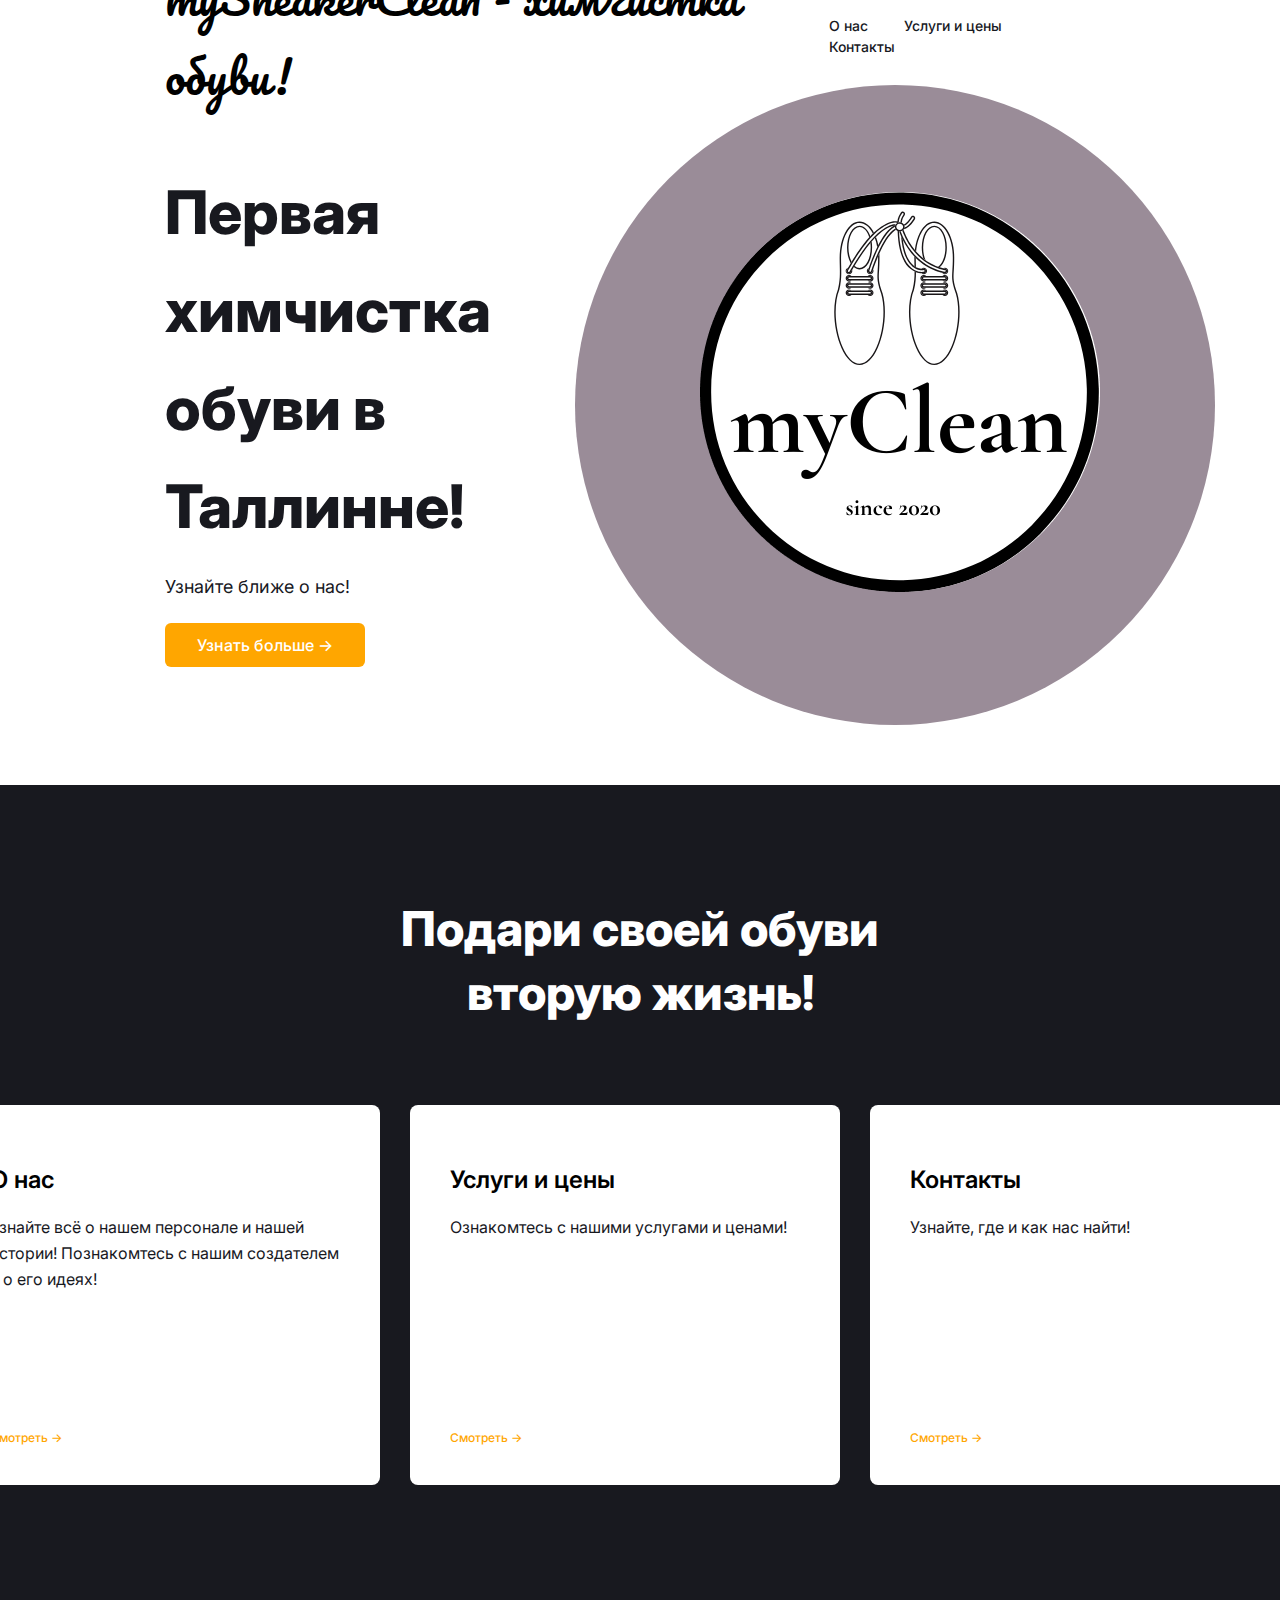
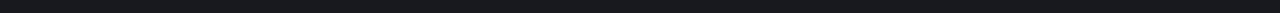
<file: index.html>
<!DOCTYPE html>
<html>
<head>
    <meta charset="UTF-8">
    <meta http-equiv="X-UA-Compatible" content="IE=edge">
    <meta name="viewport" content="width=device-width, initial-scale=1.0">
    <title>mySneakerClean</title>
    <link rel="stylesheet" href="style.css">
</head>
<body>
    <header>
        <div class="logo">mySneakerClean - химчистка обуви!</div>
        <nav>
            <a href="second.html">О нас</a>
            <a href="second.html">Услуги и цены</a>
            <a href="second.html">Контакты</a>
        </nav>
    </header>
    <section class="section1">
        <div class="text1">
            <h1>
                Первая химчистка <br>
                обуви в Таллинне!
            </h1>
            <p>
                Узнайте ближе о нас!
            </p>
            <a href="second.html">Узнать больше -></a>
        </div>
        <div class="logoimage">
            <img src="ellipse.png">
        </div>
    </section>
    <section class="section2">
        <h1>
            Подари своей обуви <br>
            вторую жизнь!
        </h1>
        <div class="cards">
            <div class="card">

                <div>
                    <h2>О нас</h2>
                    <p>
                        Узнайте всё о нашем персонале и нашей истории! Познакомтесь с нашим создателем и о его идеях!
                    </p>
                </div>
                <a href="second.html"> Смотреть -></a>
            </div>
            <div class="card">

                <div>
                    <h2>Услуги и цены</h2>
                    <p>
                        Ознакомтесь с нашими услугами и ценами!
                    </p>
                </div>
                <a href="second.html"> Смотреть -></a>
            </div>
            <div class="card">

                <div>
                    <h2>Контакты</h2>
                    <p>
                        Узнайте, где и как нас найти!
                    </p>
                </div>
                <a href="second.html"> Смотреть -></a>
            </div>
        </div>
    </section>
</body>
</html>
</file>
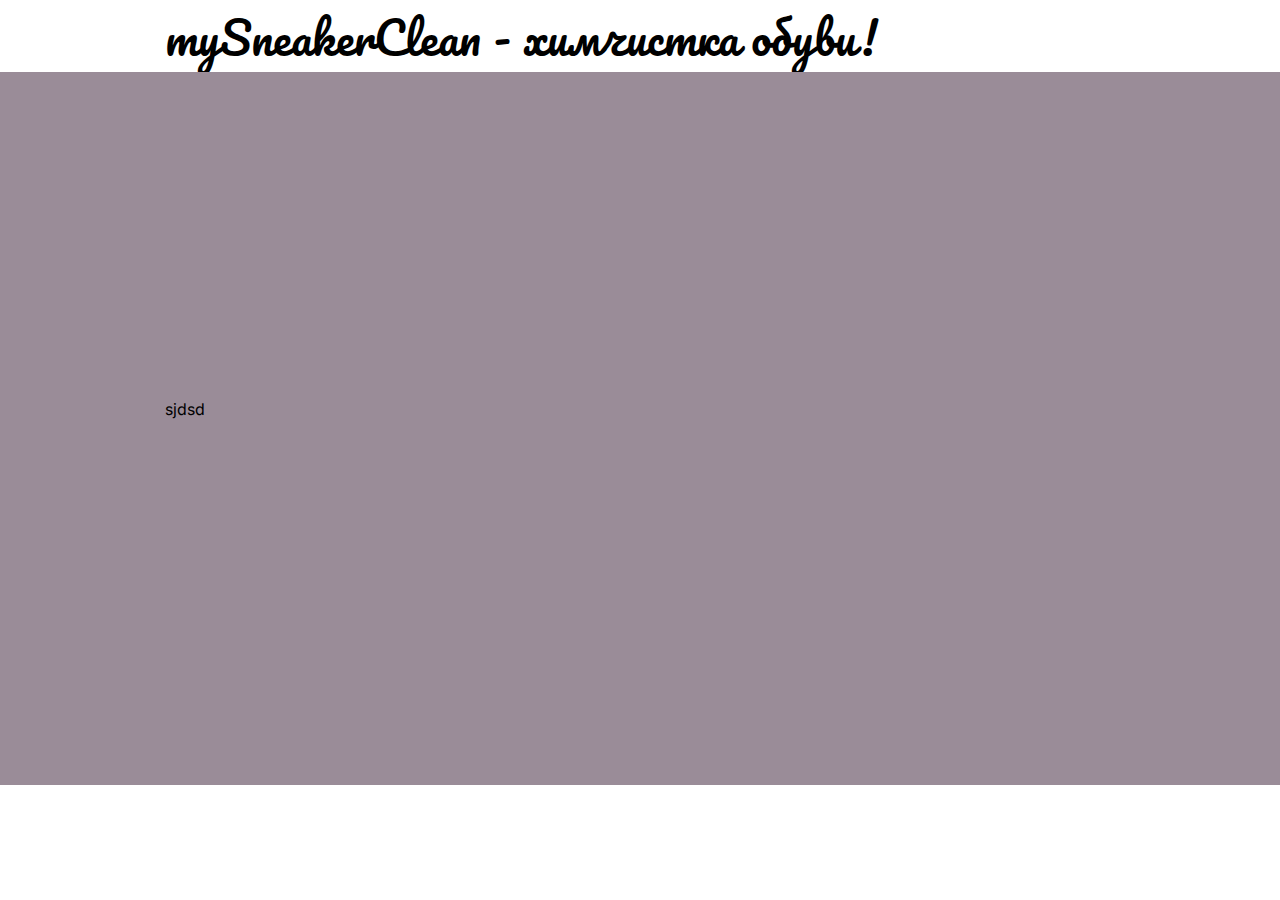
<file: second.html>
<!DOCTYPE html>
<html>
<head>
    <meta charset="UTF-8">
    <meta http-equiv="X-UA-Compatible" content="IE=edge">
    <meta name="viewport" content="width=device-width, initial-scale=1.0">
    <title>mySneakerClean</title>
    <link rel="stylesheet" href="style.css">
</head>
<body>
    <header>
        <div class="logo2">mySneakerClean - химчистка обуви!</div>
    </header>
    <div class="text2">
        <p>
            sjdsd
        </p>
    </div>    
</body>
</file>
<file: style.css>
@import url('https://fonts.googleapis.com/css2?family=Inter:wght@100;200;300;400;500;600;700;800;900&family=Pacifico&display=swap');

body{
    margin:0;
    font-family: 'Inter';
}

/*оформление шапки сайта*/
header{
    display:flex;
    justify-content: space-between;
    align-items: center;
    height: 72px;
    padding: 0 165px;
}
.logo{
    font-family: 'Pacifico';
    font-size: 45px;
    top: 30px;
    right: 30px;
    left: 78px; 
}
.logo2{
    font-family: 'Pacifico';
    font-size: 45px;
    background-color:white;

    top: 30px;
    right: 30px;
    left: 78px; 

}
.text2{
    display: flex;
    justify-content: space-between;
    align-items: center;
    height:673px;
    padding: 0 50px 40px 165px;
    position: relative;
    background-color: #9A8C98;
}

header a{ 
    font-weight: 500;
    font-size: 14px;
    line-height: 20px;
    color: #18191F;
    text-decoration: none;
    margin-right: 32px;
}
/*оформление первой секции*/
.section1{
    display: flex;
    justify-content: space-between;
    align-items: center;
    height:673px;
    padding: 0 50px 40px 165px;
    position: relative;
}
.logoimage{
    padding: 0 130px 30px 165px;
}
.section1::after{
    content:"";
    display: inline-block;
    width: 640px;
    height:640px;
    border-radius: 640px;
    background-color: #9A8C98;
    position: absolute;
    top:13px;
    right:65px;
    z-index: -1;
}
.text1 h1{
    font-weight: 800;
    font-size: 60px;
    line-height: 98px;
    color: #18191F;
    margin:0;
    padding: 800 200 800 300;
}
.text1 p{
    font-size: 18px;
    line-height: 32px;
    color: #18191F;
    margin-top: 16px;
    margin-bottom: 32px;
}
.text1 a{
    font-weight: 500;
    font-size: 16px;
    color:white;
    text-decoration: none;
    padding: 12px 32px;
    background-color: #ffa600;
    border-radius: 6px;
}

/*оформление секции 2*/
.section2{
    background-color: #18191F;
    display:flex;
    flex-direction: column;
    align-items: center;
    justify-content: space-between;
    padding:80px 0;
}
.section2>h1{
    font-weight: 800;
    font-size: 48px;
    line-height: 64px;
    text-align: center;
    color: #FFFFFF;
}
.cards{
    display: flex;
    margin:48px 0;
}
.card{
    display:flex;
    flex-direction: column;
    justify-content: space-between;
    height: 300px;
    width:350px;
    border-radius: 8px;
    background-color: white;
    padding:40px;
    margin-right: 30px;
}
.card img{
    width:200px;
    height:250px;
    display: flex;
    align-items: center;
}
.card h2{
    font-weight: 600;
    font-size: 24px;
}
.card p{
    font-size: 16px;
    line-height: 26px;
    color: #18191F;
}
.card a{
    text-decoration: none;
    font-weight: 500;
    font-size: 12px;
    color: #ffa600;
}
.section2>a{
    text-decoration: none;
    font-weight: 500;
    font-size: 16px;
    color:white;
    border:1px solid white;
    padding:12px 20px;
    border-radius:6px;
}
</file>
